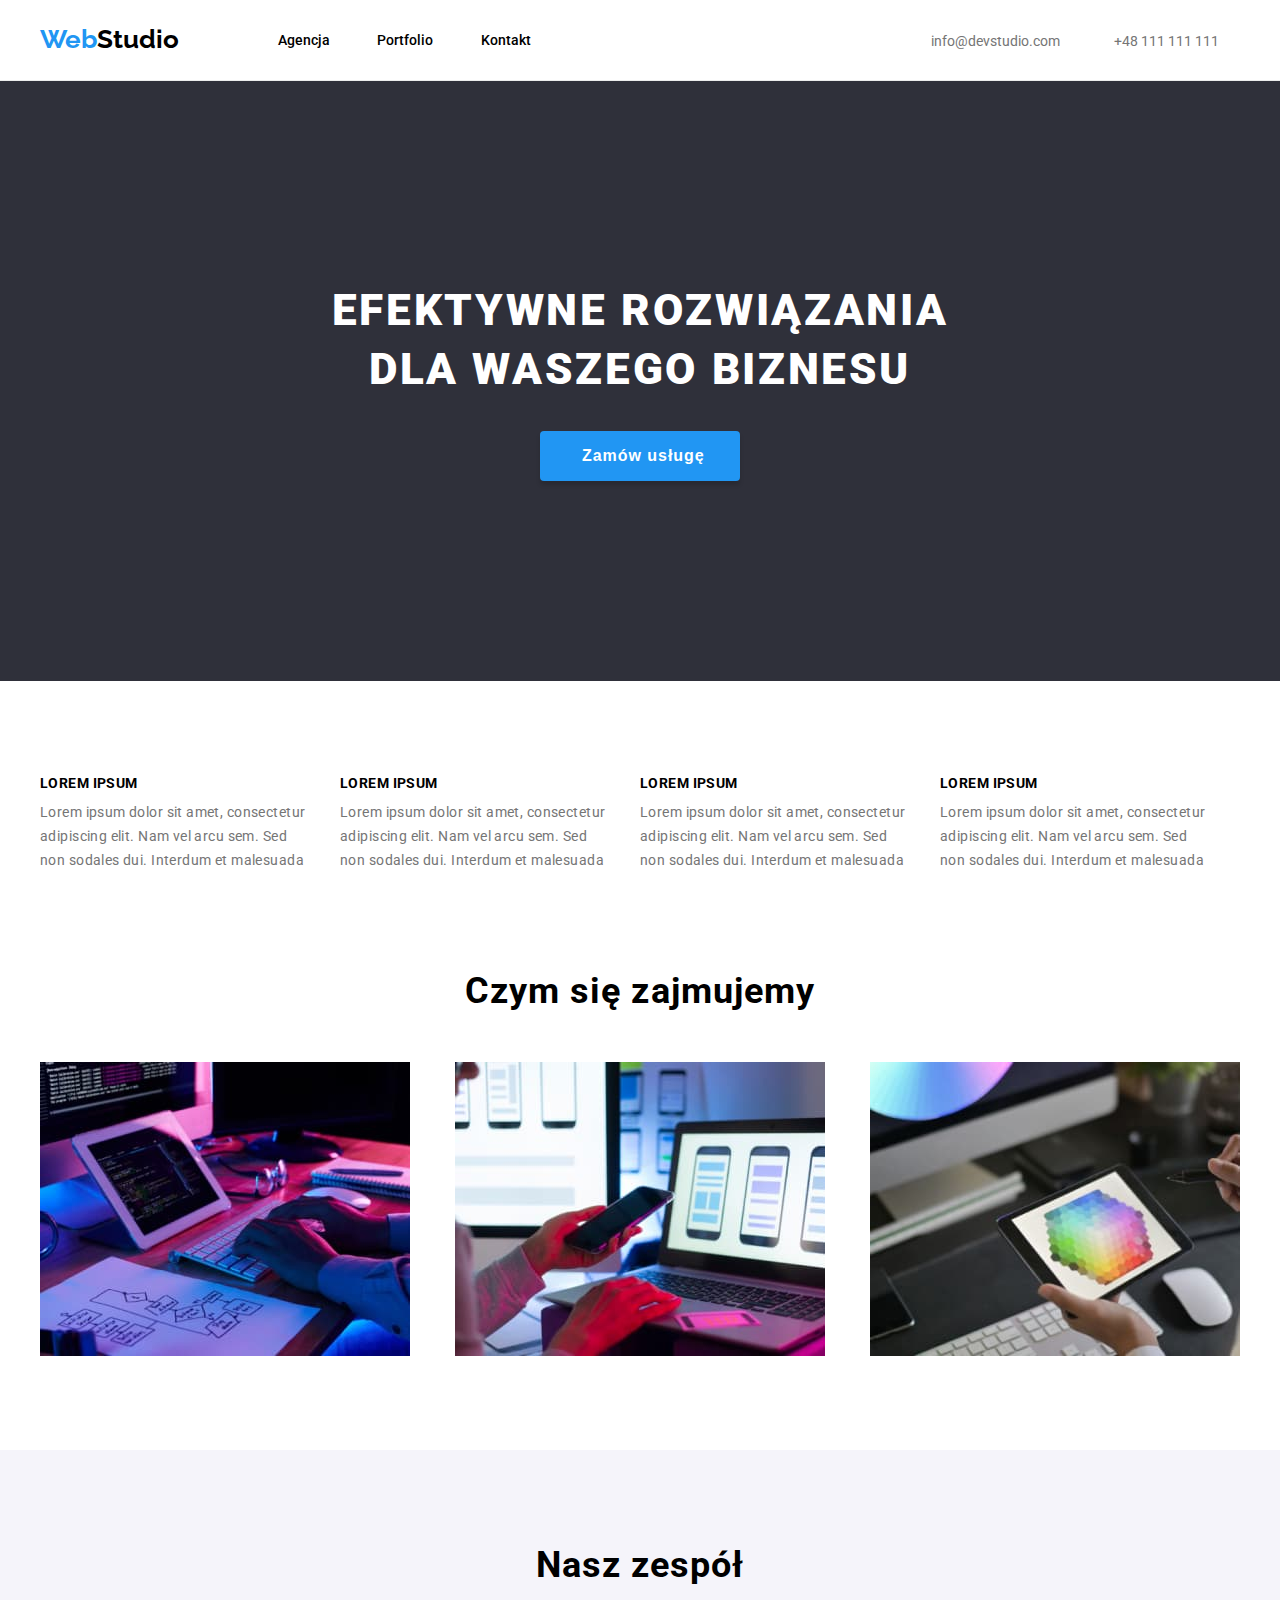
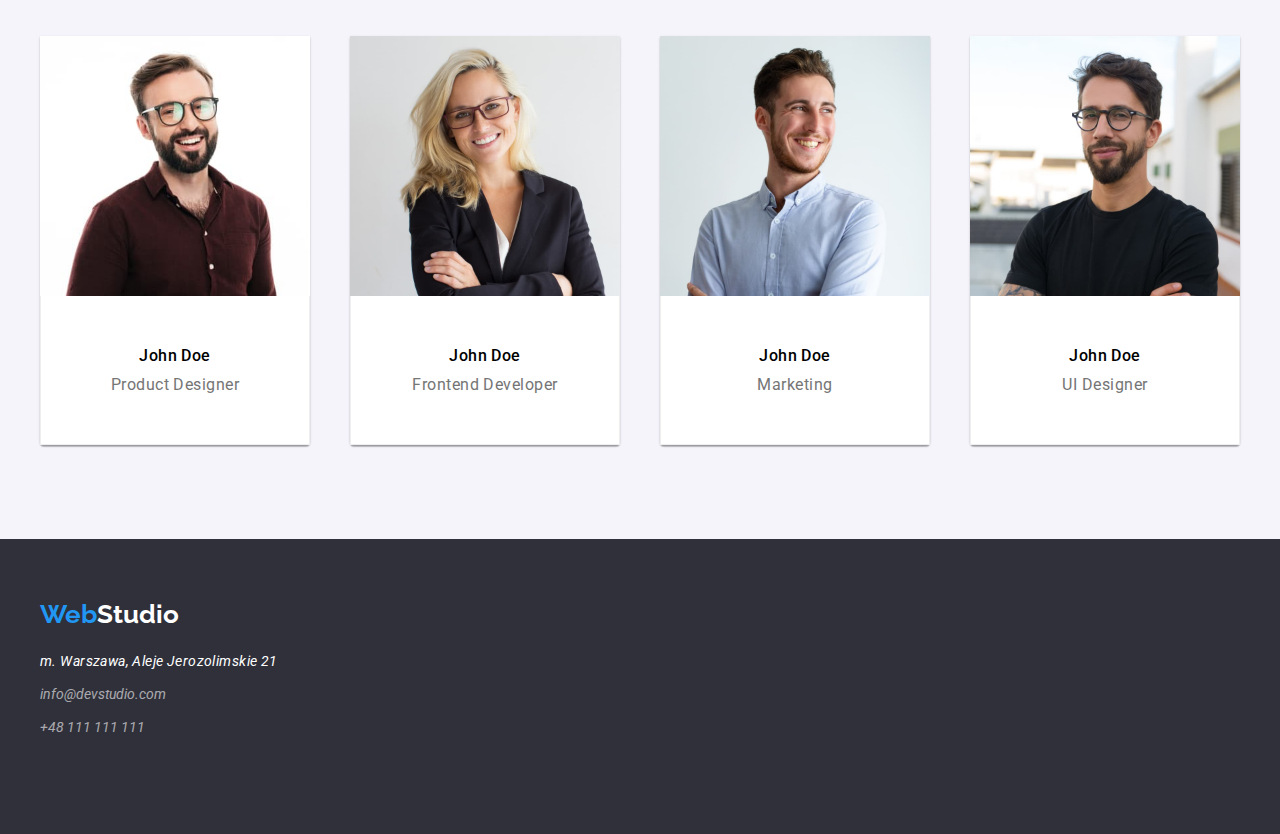
<file: goit-markup-hw-03/goit-markup-hw-03/index.html>
<!DOCTYPE html>
<html lang="pl-PL">
  <head>
    <meta charset="UTF-8" />
    <meta http-equiv="X-UA-Compatible" content="IE=edge" />
    <meta name="viewport" content="width=device-width, initial-scale=1.0" />
    <title>Studio</title>
    <link href="https://raw.githubusercontent.com/sindresorhus/modern-normalize/main/modern-normalize.css" rel="stylesheet">
    <link href="https://fonts.googleapis.com/css2?family=Raleway:wght@700&family=Roboto:wght@400;500;700;900&display=swap" rel="stylesheet">
    <link href="./css/styles.css" rel="stylesheet"/>
  </head>
  <body>
    <header class="section-header">
        <div class="nav__container">
          <div class="nav__container--left">
            <a class="logo">
              <span class="logo-web" href="./index.html">Web</span><span class="logo-studio" href="./index.html">Studio</span></a>
            <nav>
              <ul class="navigation">
                <li class="navigation-text1">
                  <a class="navigation-link" href="./index.html">Agencja</a>
                </li>              
                <li class="navigation-text2">
                  <a class="navigation-link" href="./portfolio.html">Portfolio</a><br>
                </li>
                <li class="navigation-text3">
                  <a class="navigation-link" href="./index.html">Kontakt</a><br>
                </li>
              </ul>
            </nav>
          </div>
          <div>
            <a class="mail-header" href="mailto:info@devstudio.com">info@devstudio.com</a>
            <a class="telephone-header" href="tel:+48111111111">+48 111 111 111</a>
          </div>
        </div>
      </header>


    <main>
      <section class="efective-background">
          <div class="slider">
            <h1 class="solution-header">EFEKTYWNE ROZWIĄZANIA </br>DLA WASZEGO BIZNESU</h1>
            <button class="button-order" type="button">Zamów usługę</button>
          </div>
      </section>

      <section class="section--lorem">
        <div class="container__textmain">
          <ul class="textmain2">
            <li class="lorem">
              <h3 class="text-header">LOREM IPSUM</h3>
                <p class="text-text">
                  Lorem ipsum dolor sit amet, consectetur adipiscing elit. Nam vel arcu
                  sem. Sed non sodales dui. Interdum et malesuada
                </p>
            </li>

            <li class="lorem">
              <h3 class="text-header">LOREM IPSUM</h3>
                <p class="text-text">
                  Lorem ipsum dolor sit amet, consectetur adipiscing elit. Nam vel arcu
                  sem. Sed non sodales dui. Interdum et malesuada
                </p>
            </li>
            <li class="lorem">
              <h3 class="text-header">LOREM IPSUM</h3>
                <p class="text-text">
                  Lorem ipsum dolor sit amet, consectetur adipiscing elit. Nam vel arcu
                  sem. Sed non sodales dui. Interdum et malesuada
                </p>
              </li>
              <li class="lorem">
                <h3 class="text-header">LOREM IPSUM</h3>
                <p class="text-text">
                  Lorem ipsum dolor sit amet, consectetur adipiscing elit. Nam vel arcu
                  sem. Sed non sodales dui. Interdum et malesuada
                </p>
              </li>
            </ul>
          </div>
        </section>
    
        <section class="section--what-we-do">
          <div class="container__what-we-do">
            <h2 class="header-work">Czym się zajmujemy</h2>
            <ul class="work">
              <li>
                <a href=""
                  ><img
                    src="./images/computer.jpg"
                    alt="Tablet, monitor i dłonie na klawiaturze na biurku."
                    width="370"
                    height="294"
                /></a>
              </li>
              <li>
                <a href=""
                  ><img
                    src="./images/phone.jpg"
                    alt="Laptop na biurku i telefon w dłoni."
                    width="370"
                    height="294"
                /></a>
              </li>
              <li>
                <a href=""
                  ><img
                    src="./images/tablet.jpg"
                    alt="Tablet w dłoniach z gamą barw. Drugi plan - klawiatura i myszka do komputera."
                    width="370"
                    height="294"
                /></a>
              </li>
            </ul>
          </div>
        </section>

        <section class="section--ourteam">
            <div class="container--our-team">
              <h2 class="header-team">Nasz zespół</h2>
                <ul class="ourteam">
                  <li class="ourteam-people">
                    <figure>
                      <img
                        src="./images/productdesigner.jpg"
                        alt="Uśmiechnięty mężczyzna w okularach z ciemnym zarostem i włosami."
                        width="270"
                        height="260"
                      />
                      <figcaption>
                        <h3 class="ourteam-person">John Doe</h3>
                        <p class="ourteam-description">Product Designer</p>
                      </figcaption>
                    </figure>
                  </li>
                  <li class="ourteam-people">
                    <figure>
                      <img
                        src="./images/frontenddeveloper.jpg"
                        alt="Uśmiechnięta kobieta w okularach blond włosy."
                        width="270"
                        height="260"
                      />
                      <figcaption>
                        <h3 class="ourteam-person">John Doe</h3>
                        <p class="ourteam-description">Frontend Developer</p>
                      </figcaption>
                    </figure>
                  </li>
                  <li class="ourteam-people">
                    <figure>
                      <img
                        src="./images/marketing.jpg"
                        alt="Uśmiechnięty mężczyzna w błękitnej koszuli."
                        width="270"
                        height="260"
                      />
                      <figcaption>
                        <h3 class="ourteam-person">John Doe</h3>
                        <p class="ourteam-description">Marketing</p>
                      </figcaption>
                    </figure>
                  </li>
                  <li class="ourteam-people">
                    <figure>
                      <img
                        src="./images/uidesigner.jpg"
                        alt="Mężczyzna w okularach z ciemymi włosami i zarostem w ciemnej koszulce."
                        width="270"
                        height="260"
                      />
                      <figcaption>
                        <h3 class="ourteam-person">John Doe</h3>
                        <p class="ourteam-description">UI Designer</p>
                      </figcaption>
                    </figure>
                  </li>
              </ul>
            </div>
        </section>
      </main>

      <footer class="footer-section">
        <div class="container--footer">
            <span class="logo--footer">
            <a class="logo-web" href="./index.html">Web</a><a class="logo-studio-footer" href="./index.html">Studio</a></span>
          <address>
            <ul class="address">
              <li class="address-text street">m. Warszawa, Aleje Jerozolimskie 21</li>
              <li class="address-text">
                <a class="address-linkf" href="mailto:info@devstudio.com">info@devstudio.com</a>
              </li>
              <li class="address-text">
                <a class="address-linkf" href="tel:+48111111111">+48 111 111 111</a>
              </li>
            </ul>
          </address>
        </div>
      </footer>
  </body>
</html>
</file>
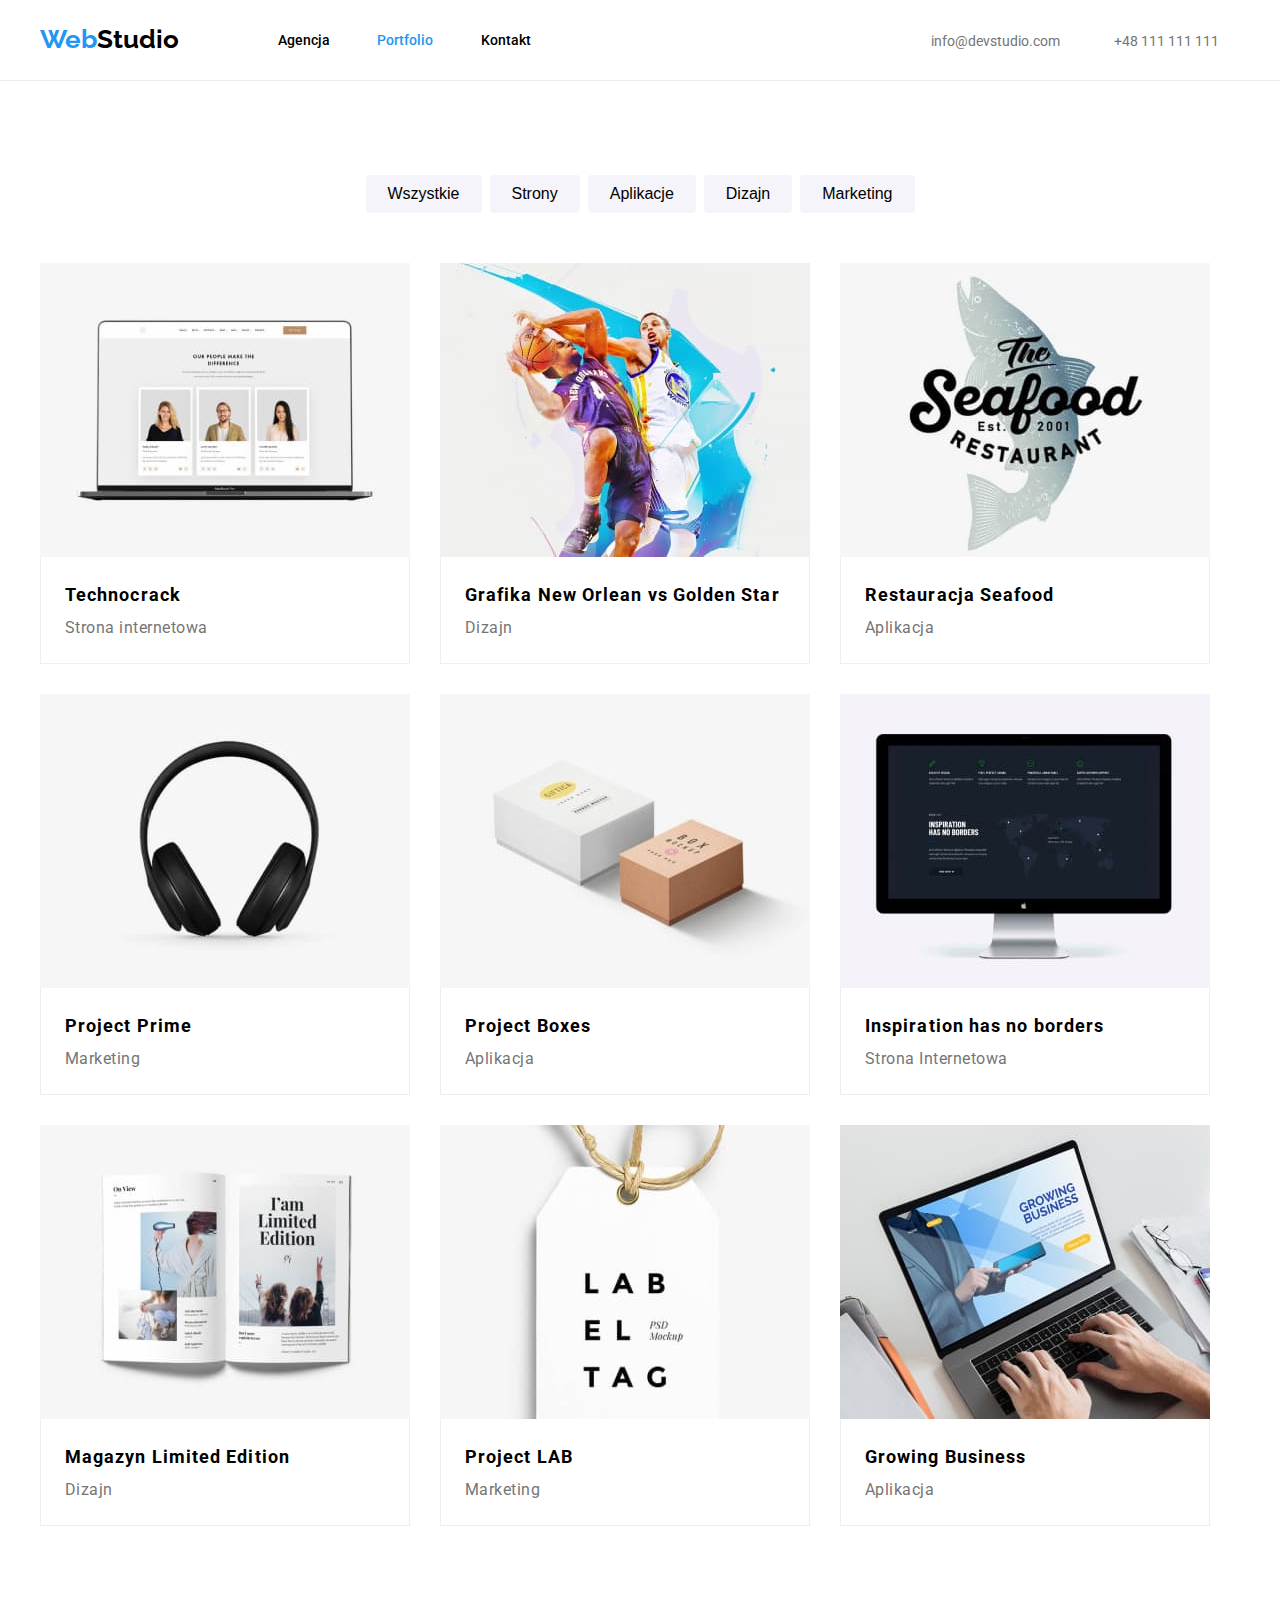
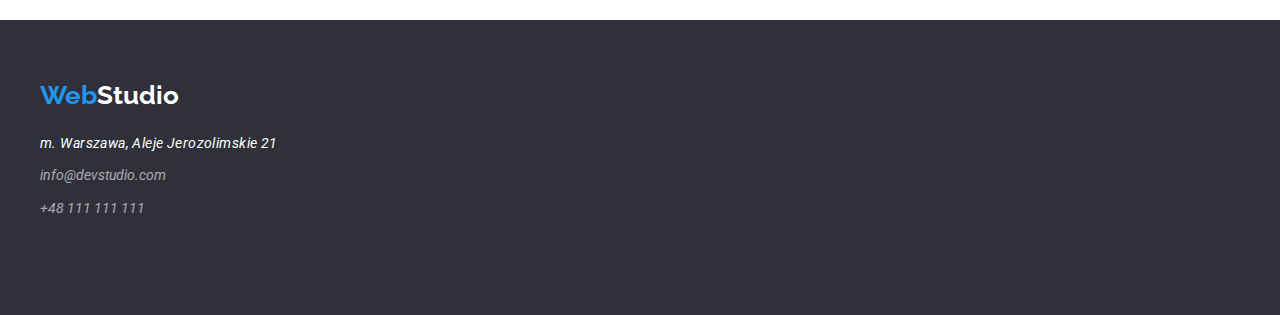
<file: goit-markup-hw-03/goit-markup-hw-03/portfolio.html>
<!DOCTYPE html>
<html lang="pl-PL">
<head>
    <meta charset="UTF-8">
    <meta http-equiv="X-UA-Compatible" content="IE=edge">
    <meta name="viewport" content="width=device-width, initial-scale=1.0">
    <title>Portfolio</title>
    <link href="https://raw.githubusercontent.com/sindresorhus/modern-normalize/main/modern-normalize.css" rel="stylesheet">
    <link href="https://fonts.googleapis.com/css2?family=Raleway:wght@700&family=Roboto:wght@400;500;700;900&display=swap" rel="stylesheet">
    <link href="https://fonts.googleapis.com/css2?family=Raleway:wght@700&family=Roboto:wght@400;500;700;900&display=swap" rel="stylesheet">
    <link href="./css/styles.css" rel="stylesheet"/>
</head>
<body>
   <header class="section-header">
        <div class="nav__container">
          <div class="nav__container--left">
            <a class="logo">
              <span class="logo-web" href="./index.html">Web</span><span class="logo-studio" href="./index.html">Studio</span></a>
            <nav>
              <ul class="navigation">
                <li class="navigation-text1">
                  <a class="navigation-link" href="./index.html">Agencja</a>
                </li>              
                <li class="navigation-text2">
                  <a class="navigation-link portfolio" href="./portfolio.html">Portfolio</a><br>
                </li>
                <li class="navigation-text3">
                  <a class="navigation-link" href="./index.html">Kontakt</a><br>
                </li>
              </ul>
            </nav>
          </div>
          <div>
            <a class="mail-header" href="mailto:info@devstudio.com">info@devstudio.com</a>
            <a class="telephone-header" href="tel:+48111111111">+48 111 111 111</a>
          </div>
        </div>
      </header>
    

    <main>
      <section class="section--button-por">
          <div class="container--button-por">
            <ul class="button-por">
                <li><button class="button--menu" type="button">Wszystkie</button></li>
                <li><button class="button--menu" type="button">Strony</button></li>
                <li><button class="button--menu" type="button">Aplikacje</button></li>
                <li><button class="button--menu" type="button">Dizajn</button></li>
                <li><button class="button--menu" type="button">Marketing</button></li>
            </ul>
          </div>
        </section>
        
        <section  class="gallery-section">
          <div class="container-gallery">
            <ul class="portfolio-fig">
              <li class="card">
      
                <figure>
                    <img
                    src="./images/techno.jpg"
                    alt="Ekran laptopa przedstawiający od lewej - kobietę, włosy blond, mężczyznę w okularach i kobietę z długimi ciemnymi włosami. "
                    width="370"
                    height="294"
                    />
                  <figcaption>
                    <h3 class="header-por">Technocrack</h3>
                    <p class="description-por">Strona internetowa</p>
                  </figcaption>
              </figure>
              </li>
              <li class="card">
                  <figure class="portfolio-fig-element2">
                  <img
                  src="./images/orleangolden.jpg"
                  alt="Dwóch koszykarzy w akcji wybijania piłki koszykarskiej. "
                  width="370"
                  height="294"
                  />
                  <figcaption>
                    <h3 class="header-por">Grafika New Orlean vs Golden Star</h3>
                    <p class="description-por">Dizajn</p>
                  </figcaption>
                </figure>
              </li>
              <li class="card">
                  <figure class="portfolio-fig-element2">
                  <img
                  src="./images/seafood.jpg"
                  alt="Logo restauracji The Seafood na tle ryby."
                  width="370"
                  height="294"
                  />
                    <figcaption>
                    <h3 class="header-por">Restauracja Seafood</h3>
                    <p class="description-por">Aplikacja</p>
                    </figcaption>
                  </figure>
              </li>
              <li class="card">
                  <figure class="portfolio-fig-element2">
                  <img
                  src="./images/projectprime.jpg"
                  alt="Czarne słuchawki."
                  width="370"
                  height="294"
                  />
                  <figcaption>
                  <h3 class="header-por">Project Prime</h3>
                  <p class="description-por">Marketing</p>
                </figcaption>
              </figure>
            </li>
              
              <li class="card">
                  <figure class="portfolio-fig-element2">
                  <img
                  src="./images/projectboxes.jpg"
                  alt="Białe i beżowe pudełko."
                  width="370"
                  height="294"
                  />
                  <figcaption>
                  <h3 class="header-por">Project Boxes</h3>
                  <p class="description-por">Aplikacja</p>
                </figcaption>
              </figure>
            </li>
            
            <li class="card">
                <figure class="portfolio-fig-element2">
                <img
                src="./images/inspiration.jpg"
                alt="Monitor z widocznym napisem po lewej stronie: Inspiration has no borders."
                width="370"
                height="294"
                />
                <figcaption>
                  <h3 class="header-por">Inspiration has no borders</h3>
                  <p class="description-por">Strona Internetowa</p>
                </figcaption>
              </figure>
            </li>
            
            <li class="card">
                <figure class="portfolio-fig-element2">
                <img
                src="./images/warehouselim.jpg"
                alt="Otwarte czasopismo z napisem: I am limited edition."
                width="370"
                height="294"
                />
                <figcaption>
                <h3 class="header-por">Magazyn Limited Edition</h3>
                <p class="description-por">Dizajn</p>
              </figcaption>
            </figure>
            </li>
            
            <li class="card">
                <figure class="portfolio-fig-element2">
                <img
                src="./images/projectlab.jpg"
                alt="Biała karteczka z czarnym napisem LAB EL TAG"
                width="370"
                height="294"
                />
                <figcaption>
                <h3 class="header-por">Project LAB</h3>
                <p class="description-por">Marketing</p>
              </figcaption>
            </figure>
            </li>
            
            <li class="card">
                <figure class="portfolio-fig-element2">
                <img
                src="./images/business.jpg"
                alt="Laptop i widoczne dłonie na klawiaturze laptopa."
                width="370"
                height="294"
                />
                <figcaption>
                <h3 class="header-por">Growing Business</h3>
                <p class="description-por">Aplikacja</p>
              </figcaption>
            </figure>
            </li>
           </ul> 
        </div>
    </section>
    </main>

    <footer class="footer-section">
      <div class="container--footer">
            <span class="logo--footer">
            <a class="logo-web" href="./index.html">Web</a><a class="logo-studio-footer" href="./index.html">Studio</a></span>
          <address>
            <ul class="address">
              <li class="address-text street">m. Warszawa, Aleje Jerozolimskie 21</li>
              <li class="address-text">
                <a class="address-linkf" href="mailto:info@devstudio.com">info@devstudio.com</a>
              </li>
              <li class="address-text">
                <a class="address-linkf" href="tel:+48111111111">+48 111 111 111</a>
              </li>
            </ul>
          </address>
      </div>
    </footer>
  </body>
</html>
</file>
<file: goit-markup-hw-03/goit-markup-hw-03/css/styles.css>
:root {
  /* logo */
  --blue: #2196f3;
  --black: #000000;
  --white: #ffffff;
  --light-grey: #757575;
  --dark-grey: #2f303a;
  --beige: rgba(255, 255, 255, 0.6);
  /* on all pages */
  --light: #e5e5e5;
  --creamy: #f5f4fa;
  --almost-white: #ececec;
  --white-light: #EEEEEE;

  --light-grey: #757575;
  --box-shadow: 0px 4px 4px rgba(0, 0, 0, 0.15);
}
.button--menu:hover {
    background: blueviolet;
}
* {
  box-sizing: border-box;
  margin: 0;
  padding: 0;
}

figure {
  display: block;
  margin-block-start: 0em;
  margin-block-end: 0em;
  margin-inline-start: 0px;
  margin-inline-end: 0px;
  
} 
.section-header {
  background: var(--white);
  border-bottom: 1px solid var(--almost-white);
  display: flex;
  justify-content: center;
}

figcaption{
  padding: 20px 24px 20px 24px;
  border: 1px solid var(--white-light);
  border-top: 0;
}

.container-nav {
  width: 1200px;
  margin: 0  ;
  display: flex;
  justify-content: space-between;
  align-items: center;
  height: 80px;
}
.container-nav-left {
  display: flex;
  align-items: center;
}
.navigation2 {
  display: flex;
  align-items: center;
  margin-left: 77px;
}
.address2 {
  display: flex;
  align-items: center;
}
.nav__container {
  display: flex;
  align-items: center;
  height: 80px;
  width: 100%;
  max-width: 1200px;
  justify-content: space-between;
  
}
.nav__container--left{
  display: flex;
  align-items: center;

}

/* .navigation{
  display: flex;
  /* justify-items: flex-start; */
/* align-items: center;
  height: 80px;
  flex-direction: row;
  gap: 10px;
  /* justify-content: center; */
/* margin: 32px; */
ul,
li{
  margin: 0  ;
  padding: 0;
}
.containerc {
  display: flex;
  justify-items: flex-end;
}
body {
  font-family: "Roboto", "Raleway", sans-serif;
  background: var(--light);
  color: var(--light-grey);
  text-decoration: none;
}
header {
  background: var(--white);
}
footer {
  background-color: var(--dark-grey);
}
a {
  text-decoration: none;
}
/* przyciski  w zakladce Portfolio */
.button:hover,
.button:focus {
  background-color: var(--blue);
  color: var(--white);
}
img {
  display: block;
}
/* LOGO */
.logo {
  font-weight: 700;
  background-color: none;
  font-family: Raleway;
  font-size: 26px;
  line-height: 1.2;
  letter-spacing: 0.03;
  display: flex;
  align-items: center;
  box-sizing: border-box;
  width: 145px;
  height: 31px;

  padding: 24px 0px 25px 0px;
  margin-right: 93px;
}
.logo-web {
  color: var(--blue);
  background-color: none;
  font-family: Raleway;
  font-size: 26px;
  font-weight: 700;
  line-height: 1.2;
  letter-spacing: 0.03;

}

.logo > .logo-studio {
  display: flex;
  align-items: center;
}
.logo-studio {
  color: var(--black);
  background-color: none;
  font-family: Raleway;
  font-size: 26px;
  font-weight: 700;
  line-height: 1.2;
  letter-spacing: 0.03;
  display: flex;
  align-items: center;
  /* justify-content: space-between; */
  /* margin: 24px;
  padding: 1px; */
}
.logo-studio-footer {
  color: var(--white);
  background-color: none;
  font-family: Raleway;
  font-size: 26px;
  font-weight: 700;
  line-height: 1.2;
  letter-spacing: 0.03;
  /* display: flex; */
}
.navigation {
  box-sizing: border-box;
  display: flex;
  align-items: center;

  height: 16px;
  width:  ;

  padding: 32px 0 32px 0;

}




.navigation-text1 {
  display: flex;
  align-items: center;
  width: 53px;
  height: 16px;
  margin: 0 46px 0 0;
}
.navigation-text2 {
  display: flex;
  align-items: center;
  width: 58px;
  height: 16px;
  margin: 0 46px 0 0;
}
.navigation-text3 {
  display: flex;
  align-items: center;
  width: 51px;
  height: 16px;
  margin: 0;
}
.navigation-link {
  /* font-family: Roboto; */
  font-weight: 500;
  font-size: 14px;
  line-height: 1.15;
  letter-spacing: 0.02;
  color: var(--black);
  /* padding: 16px; */
}
.navigation-link:hover,
.navigation-link:focus {
  color: var(--blue);
}
/*  podswietlenie biezacej strony - portoflio*/
.portfolio {
  color: var(--blue);
}
/*  kontakt header (mail, telefon)!*/
.mail-header {
  color: var(--light-grey);
  font-size: 14px;
  margin: 0px 50px 0px 0px;
}
.telephone-header {
  margin: 0px 21px 0px 0px;
}

.telephone-header {
  color: var(--light-grey);
  font-size: 14px;
}
/*  konktakt - telefon, mail - po najechaniu kursorem */
.mail-header:hover,
.mail-header:focus {
  color: var(--blue);
}
.telephone-header:hover,
.telephone-header:focus {
  color: var(--blue);
}
/* git */
.address {
  text-decoration: none;
  background: var(--dark-grey);
  list-style: none;
  display: block;
}
.section--lorem {
  background: var(--white);
  display: flex;
  justify-content: center;
  
}
.section--what-we-do{
  background: var(--white);
  display: flex;
  justify-content: center;
}
.portfolio-fig .address,
.navigation,
.button-por,
.ourteam,
.work {
  list-style: none;
}

.work {
  display: flex;
  justify-items: flex-start;
  justify-content: space-between;
  gap: 30px;
  padding: 0 0 94px 0;
}
.portfolio-fig {
  gap: 30px;
  width: 1200px;
  display: flex;
  list-style: none;
  flex-wrap: wrap;
}
.portoflio-fig {
  flex-basis: calc(100% / 3);
}
.lorem {
  box-sizing: content-box;
  margin: 0 30px 0 0;
}

.container__textmain {
  width: 1200px;
  margin: 0;
  display: flex;
  display: block;
  padding: 94px 0 94px 0;
  align-content: space-between;
}

.textmain2 {
  background-color: var(--white);
  box-sizing: border-box;
  display: flex;
  list-style: none;
  justify-content: flex-start;
  gap: 30px;
  max-width: 1200px;
  /* flex-wrap: wrap; */
}
.textmain2 > .lorem:not(:last-child) {
  margin-right: 0;
}
.lorem {
  flex-basis: calc(100% / 4);
}
.container__what-we-do{
  width: 1200px;
  display: flex;
  display: block;
}

.address-linkf {
  color: var(--beige);
  font-size: 14px;
  line-height: 1.71;
  letter-spacing: 0.03;
}

.street {
  color: var(--white);
  line-height: 1.71;
  font-size: 14px;
  letter-spacing: 0.03em;
  display: block;
  padding-bottom: 9px;
  width: 246px;
}

.address-text:last-child {
  padding: 9px 0 94px 0;
  width: 231px;
}

.address-text:nth-child(2) {
  width: 231px;
}

/* git */
.address-linkf:hover,
.address-linkf:focus {
  color: var(--blue);
}
/* czesc - "EFETYWNE ROZWIAZANIA..*/
.slider {
  width: 1200px;
  display: flex;
  flex-direction: column;
  justify-content: center;
  align-items: center;
  padding: 200px 0;
  
}
.efective-background {
  background: var(--dark-grey);
  display: flex;
  justify-content: center;

}
.solution-header {
  display: flex;
  box-sizing: content-box;
  color: var(--white);
  background-color: var(--dark-grey);
  font-size: 44px;
  text-transform: uppercase;
  text-align: center;
  font-weight: 900;
  letter-spacing: 0.06em;
  line-height: 1.35;
  height: 120px;
  width: 696px;
  /* padding-bottom: 30px; */
  /* margin: 0  ; */
  margin-bottom: 30px;
  justify-content: center;
  /* align-items: center; */
}
/* przycisk - zamów usługę */
.button-order {
  display: flex;
  box-sizing: border-box;
  color: var(--white);
  background-color: var(--blue);
  font-size: 16px;
  text-align: center;
  font-weight: 700;
  text-transform: none;

  border-style: none;
  cursor: pointer;
  letter-spacing: 0.06em;
  line-height: 1.88;
  box-shadow: var(--box-shadow);
  border-radius: 4px;

  width: 200px;
  height: 50px;
  padding-top: 10px;
  padding-bottom: 10px;
  padding-left: 42px;
  padding-right: 41px;
  overflow: hidden;
  white-space: nowrap;
  text-overflow: ellipsis;
  border: 0px;
  margin: 0;
}

.mail-header,
.telephone-header {
  color: var(--light-grey);
}

/* INDEX.HTML t- dotyczy tekstu i naglowków na glownej stronie index.html*/

.text-header {
  display: flex;
  margin: 0 0 10px 0;
  width: 270px;
  height: 16px;
  color: var(--black);
  font-size: 14px;
  font-weight: 700;
  line-height: 1.15;
  text-transform: uppercase;
  letter-spacing: 0.03em;
}

.text-text {
  /* display: flex;
  flex-direction: row; */
  width: 270px;
  height: 75px;
  font-weight: 400;
  font-size: 14px;
  line-height: 1.71;
  letter-spacing: 0.03em;
}
/* index.html - czym sie zajmujemy */
.header-work {
  color: var(--black);
  font-weight: 700;
  font-size: 36px;
  line-height: 1.17;
  text-align: center;
  letter-spacing: 0.03em;
  display: flex;
  /* display: block;  */
  justify-content: center;
  /* align-items: center;  */
  /* justify-content: space-between; */
  padding: 0 0 50px 0;
}
.header-team {
  color: var(--black);
  font-weight: 700;
  font-size: 36px;
  line-height: 1.17;
  text-align: center;
  letter-spacing: 0.03em;
  padding-bottom: 50px;
}
.container--our-team {
  width: 1200px;
  margin: 0;
  padding: 94px 0 94px 0;
}
.section--ourteam {
  background: var(--creamy);
  display: flex;
  justify-content: center;
}

.ourteam {
  display: flex;
  justify-content: space-between;
  gap: 30px;
}

.ourteam-person {
  color: var(--black);
  font-weight: 500;
  font-size: 16px;
  line-height: 1.19;
  text-align: center;
  letter-spacing: 0.03em;
  padding: 30px 0 10px 0;
  background: var(--white);
}
.ourteam > .ourteam-people {
  box-shadow: 0px 1px 3px rgba(0, 0, 0, 0.12), 0px 1px 1px rgba(0, 0, 0, 0.14),
    0px 2px 1px rgba(0, 0, 0, 0.2);
  border-radius: 0px 0px 4px 4px;
  background: var(--white);
}
.ourteam-description {
  font-weight: 400;
  font-size: 16px;
  line-height: 1.19;
  text-align: center;
  letter-spacing: 0.03em;
  justify-content: center;
  padding: 0 0 30px 0;
}

/* PORTFOLIO.HTML**********************************************************************PORTFOLIO */
/*PORTOFLIO.HTML portfolio-figure - klasa do opisu zdjec+naglowkow w zakladce - portfolio */
.header-por {
  color: var(--black);
  font-weight: 700;
  font-family: Roboto;
  font-size: 18px;
  line-height: 2;
  letter-spacing: 0.06em;
}
.description-por {
  font-weight: 400;
  font-size: 16px;
  line-height: 1.88;
  letter-spacing: 0.03em;
}

.section--button-por {
  background: var(--white);
  display: flex;
  justify-content: center;
} 

.container--button-por {
  width: 1200px;
  margin: 0;
  padding-bottom: 50px;
  padding-top: 94px;
  display: flex;
  align-items: center; 
  justify-content: center;
}

.button-por {
  display: flex;
  justify-content: center;
  gap: 8px;
} 

.button--menu {
  color: var(--black);
  background-color: var(--creamy);
  font-weight: 500;
  font-size: 16px;
  text-align: center;
  cursor: pointer;
  letter-spacing: 0.03;
  line-height: 1.63;
  display: flex;
  justify-content: center;
  margin: 0px;
  gap: 8px;
  padding: 6px 22px 6px 22px;
  border: 0px;
  border-radius: 4px;
}



.button--menu:hover {
  background-color: var(--blue);
  color: var(--white);
  cursor: pointer;
}
.button--menu:focus {
  background-color: var(--blue);
  color: var(--white);
}


.description-por,
.header-por {
  display: flex;
}

.gallery-section{
  background: var(--white);
  display: flex;
  justify-content: center;
}

.container-gallery {
  width: 1200px;
  display: flex;
  justify-content: center;
  padding-bottom: 94px; 
}

.container--footer {
  width: 1200px;
  display: flex;
  flex-direction: column;
  margin: 0  ;
  
  

}
.logo--footer {

  padding: 60px 0 20px 0;
  width: 145px;
  margin: 0  ;
  justify-content: flex-start;

}
.footer-section{
  background: var(--dark-grey);
  display: flex;
  justify-content: center;
}
</file>
